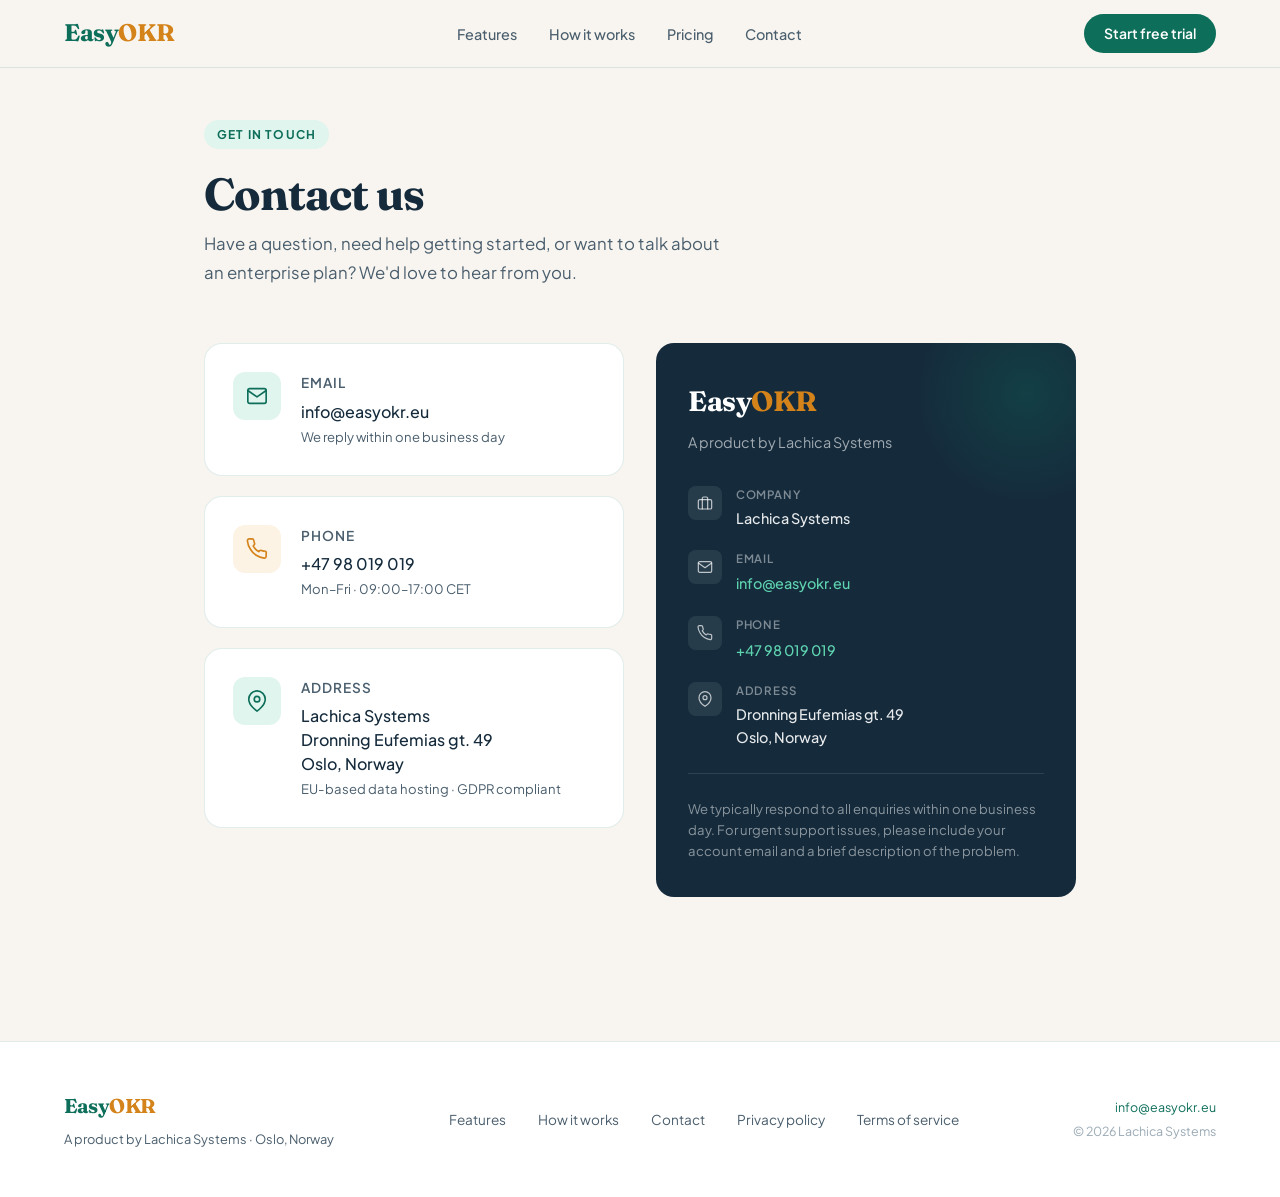
<file: contact.html>
<!DOCTYPE html>
<html lang="en">
<head>
    <meta charset="UTF-8">
    <meta name="viewport" content="width=device-width, initial-scale=1.0">
    <title>Contact – EasyOKR</title>
    <link rel="preconnect" href="https://fonts.googleapis.com">
    <link href="https://fonts.googleapis.com/css2?family=Fraunces:ital,opsz,wght@0,9..144,300;0,9..144,500;0,9..144,700;1,9..144,300;1,9..144,500&family=Plus+Jakarta+Sans:wght@300;400;500;600&display=swap" rel="stylesheet">
    <link rel="stylesheet" href="styles.css">
    <style>
        /* PAGE */
        .page-wrap {
            max-width: 1000px;
            margin: 0 auto;
            padding: 120px 5vw 80px;
        }

        .page-lead {
            font-size: 1.05rem;
            color: var(--slate);
            line-height: 1.7;
            margin-bottom: 3.5rem;
            max-width: 520px;
        }

        /* CONTACT GRID */
        .contact-grid {
            display: grid;
            grid-template-columns: 1fr 1fr;
            gap: 2rem;
            align-items: start;
        }

        /* CONTACT CARDS */
        .contact-cards {
            display: flex;
            flex-direction: column;
            gap: 1.25rem;
        }

        .contact-card {
            background: var(--white);
            border: 1px solid var(--border);
            border-radius: 18px;
            padding: 1.75rem;
            display: flex;
            gap: 1.25rem;
            align-items: flex-start;
            transition: transform 0.2s, box-shadow 0.2s;
        }

            .contact-card:hover {
                transform: translateY(-3px);
                box-shadow: var(--shadow-soft);
            }

        .contact-card-icon {
            width: 48px;
            height: 48px;
            border-radius: 12px;
            background: var(--teal-light);
            display: flex;
            align-items: center;
            justify-content: center;
            flex-shrink: 0;
        }

            .contact-card-icon svg {
                width: 22px;
                height: 22px;
                stroke: var(--teal);
                fill: none;
                stroke-width: 1.8;
                stroke-linecap: round;
                stroke-linejoin: round;
            }

            .contact-card-icon.amber-bg {
                background: var(--amber-light);
            }

                .contact-card-icon.amber-bg svg {
                    stroke: var(--amber);
                }

        .contact-card-body h3 {
            font-size: 0.85rem;
            font-weight: 600;
            color: var(--slate);
            text-transform: uppercase;
            letter-spacing: 0.07em;
            margin-bottom: 0.35rem;
        }

        .contact-card-body p,
        .contact-card-body a {
            font-size: 1rem;
            font-weight: 500;
            color: var(--navy);
            text-decoration: none;
            line-height: 1.5;
            display: block;
        }

            .contact-card-body a:hover {
                color: var(--teal);
            }

        .contact-card-body .sub {
            font-size: 0.82rem;
            color: var(--slate);
            font-weight: 400;
            margin-top: 0.2rem;
        }

        /* COMPANY INFO CARD */
        .company-card {
            background: var(--navy);
            border-radius: 18px;
            padding: 2.25rem 2rem;
            color: var(--white);
            position: relative;
            overflow: hidden;
        }

            .company-card::before {
                content: '';
                position: absolute;
                top: -60px;
                right: -60px;
                width: 220px;
                height: 220px;
                border-radius: 50%;
                background: radial-gradient(circle, rgba(13,110,90,0.3) 0%, transparent 70%);
                pointer-events: none;
            }

            .company-card .logo-display {
                font-family: 'Fraunces', serif;
                font-size: 1.75rem;
                font-weight: 700;
                color: var(--white);
                letter-spacing: -0.5px;
                margin-bottom: 0.5rem;
            }

                .company-card .logo-display span {
                    color: var(--amber);
                }

            .company-card .tagline {
                font-size: 0.9rem;
                color: rgba(255,255,255,0.6);
                margin-bottom: 2rem;
                line-height: 1.5;
            }

        .company-detail {
            display: flex;
            gap: 0.85rem;
            align-items: flex-start;
            margin-bottom: 1.25rem;
        }

        .company-detail-icon {
            width: 34px;
            height: 34px;
            border-radius: 8px;
            background: rgba(255,255,255,0.08);
            display: flex;
            align-items: center;
            justify-content: center;
            flex-shrink: 0;
        }

            .company-detail-icon svg {
                width: 16px;
                height: 16px;
                stroke: rgba(255,255,255,0.7);
                fill: none;
                stroke-width: 1.8;
                stroke-linecap: round;
                stroke-linejoin: round;
            }

        .company-detail-text .label {
            font-size: 0.72rem;
            font-weight: 600;
            color: rgba(255,255,255,0.45);
            text-transform: uppercase;
            letter-spacing: 0.08em;
            margin-bottom: 0.15rem;
        }

        .company-detail-text .value {
            font-size: 0.9rem;
            color: rgba(255,255,255,0.9);
            font-weight: 500;
        }

        .company-detail-text a {
            color: #5FD4B0;
            text-decoration: none;
            font-size: 0.9rem;
            font-weight: 500;
        }

            .company-detail-text a:hover {
                text-decoration: underline;
            }

        .divider {
            border: none;
            border-top: 1px solid rgba(255,255,255,0.1);
            margin: 1.5rem 0;
        }

        .company-card .response-note {
            font-size: 0.82rem;
            color: rgba(255,255,255,0.5);
            line-height: 1.6;
        }

        @media (max-width: 900px) {
            .contact-grid {
                grid-template-columns: 1fr;
            }
        }
    </style>
</head>
<body>

    <!-- NAV -->
    <nav>
        <a href="index.html" class="logo">Easy<span>OKR</span></a>
        <ul>
            <li><a href="index.html#features">Features</a></li>
            <li><a href="index.html#how">How it works</a></li>
            <li><a href="index.html#cta">Pricing</a></li>
            <li><a href="contact.html">Contact</a></li>
        </ul>
        <a href="index.html#cta" class="nav-cta">Start free trial</a>
    </nav>

    <!-- CONTENT -->
    <div class="page-wrap">
        <div class="page-tag">Get in touch</div>
        <h1 class="page-title">Contact us</h1>
        <p class="page-lead">Have a question, need help getting started, or want to talk about an enterprise plan? We'd love to hear from you.</p>

        <div class="contact-grid">

            <!-- LEFT: individual contact cards -->
            <div class="contact-cards">

                <div class="contact-card">
                    <div class="contact-card-icon">
                        <svg viewBox="0 0 24 24"><path d="M4 4h16c1.1 0 2 .9 2 2v12c0 1.1-.9 2-2 2H4c-1.1 0-2-.9-2-2V6c0-1.1.9-2 2-2z" /><polyline points="22,6 12,13 2,6" /></svg>
                    </div>
                    <div class="contact-card-body">
                        <h3>Email</h3>
                        <a href="mailto:info@easyokr.eu">info@easyokr.eu</a>
                        <p class="sub">We reply within one business day</p>
                    </div>
                </div>

                <div class="contact-card">
                    <div class="contact-card-icon amber-bg">
                        <svg viewBox="0 0 24 24"><path d="M22 16.92v3a2 2 0 0 1-2.18 2 19.79 19.79 0 0 1-8.63-3.07A19.5 19.5 0 0 1 4.69 12 19.79 19.79 0 0 1 1.58 3.38 2 2 0 0 1 3.55 1h3a2 2 0 0 1 2 1.72c.127.96.361 1.903.7 2.81a2 2 0 0 1-.45 2.11L7.91 8.85a16 16 0 0 0 6 6l.85-.85a2 2 0 0 1 2.11-.45c.907.339 1.85.573 2.81.7A2 2 0 0 1 22 16.92z" /></svg>
                    </div>
                    <div class="contact-card-body">
                        <h3>Phone</h3>
                        <a href="tel:+47 98019019">+47 98 019 019</a>
                        <p class="sub">Mon–Fri · 09:00–17:00 CET</p>
                    </div>
                </div>

                <div class="contact-card">
                    <div class="contact-card-icon">
                        <svg viewBox="0 0 24 24"><path d="M21 10c0 7-9 13-9 13S3 17 3 10a9 9 0 0 1 18 0z" /><circle cx="12" cy="10" r="3" /></svg>
                    </div>
                    <div class="contact-card-body">
                        <h3>Address</h3>
                        <p>
                            Lachica Systems<br />
                            Dronning Eufemias gt. 49<br />
                            Oslo, Norway
                        </p>
                        <p class="sub">EU-based data hosting · GDPR compliant</p>
                    </div>
                </div>

            </div>

            <!-- RIGHT: company info card -->
            <div class="company-card">
                <div class="logo-display">Easy<span>OKR</span></div>
                <p class="tagline">A product by Lachica Systems</p>

                <div class="company-detail">
                    <div class="company-detail-icon">
                        <svg viewBox="0 0 24 24"><rect x="2" y="7" width="20" height="14" rx="2" /><path d="M16 21V5a2 2 0 0 0-2-2h-4a2 2 0 0 0-2 2v16" /></svg>
                    </div>
                    <div class="company-detail-text">
                        <div class="label">Company</div>
                        <div class="value">Lachica Systems</div>
                    </div>
                </div>

                <div class="company-detail">
                    <div class="company-detail-icon">
                        <svg viewBox="0 0 24 24"><path d="M4 4h16c1.1 0 2 .9 2 2v12c0 1.1-.9 2-2 2H4c-1.1 0-2-.9-2-2V6c0-1.1.9-2 2-2z" /><polyline points="22,6 12,13 2,6" /></svg>
                    </div>
                    <div class="company-detail-text">
                        <div class="label">Email</div>
                        <a href="mailto:info@easyokr.eu">info@easyokr.eu</a>
                    </div>
                </div>

                <div class="company-detail">
                    <div class="company-detail-icon">
                        <svg viewBox="0 0 24 24"><path d="M22 16.92v3a2 2 0 0 1-2.18 2 19.79 19.79 0 0 1-8.63-3.07A19.5 19.5 0 0 1 4.69 12 19.79 19.79 0 0 1 1.58 3.38 2 2 0 0 1 3.55 1h3a2 2 0 0 1 2 1.72c.127.96.361 1.903.7 2.81a2 2 0 0 1-.45 2.11L7.91 8.85a16 16 0 0 0 6 6l.85-.85a2 2 0 0 1 2.11-.45c.907.339 1.85.573 2.81.7A2 2 0 0 1 22 16.92z" /></svg>
                    </div>
                    <div class="company-detail-text">
                        <div class="label">Phone</div>
                        <a href="tel:+4798019019">+47 98 019 019</a>
                    </div>
                </div>

                <div class="company-detail">
                    <div class="company-detail-icon">
                        <svg viewBox="0 0 24 24"><path d="M21 10c0 7-9 13-9 13S3 17 3 10a9 9 0 0 1 18 0z" /><circle cx="12" cy="10" r="3" /></svg>
                    </div>
                    <div class="company-detail-text">
                        <div class="label">Address</div>
                        <div class="value">Dronning Eufemias gt. 49<br/>Oslo, Norway</div>
                    </div>
                </div>

                <hr class="divider">

                <p class="response-note">We typically respond to all enquiries within one business day. For urgent support issues, please include your account email and a brief description of the problem.</p>
            </div>

        </div>
    </div>

    <!-- FOOTER -->
    <footer>
        <div class="footer-inner">
            <div class="footer-left">
                <a href="index.html" class="logo">Easy<span>OKR</span></a>
                <p>A product by Lachica Systems · Oslo, Norway</p>
            </div>
            <div class="footer-links">
                <a href="index.html#features">Features</a>
                <a href="index.html#how">How it works</a>
                <a href="contact.html">Contact</a>
                <a href="privacy-policy.html">Privacy policy</a>
                <a href="terms-of-service.html">Terms of service</a>
            </div>
            <div class="footer-right">
                <p><a href="mailto:info@easyokr.eu">info@easyokr.eu</a></p>
                <p style="margin-top:4px;">© 2026 Lachica Systems</p>
            </div>
        </div>
    </footer>

</body>
</html>
</file>
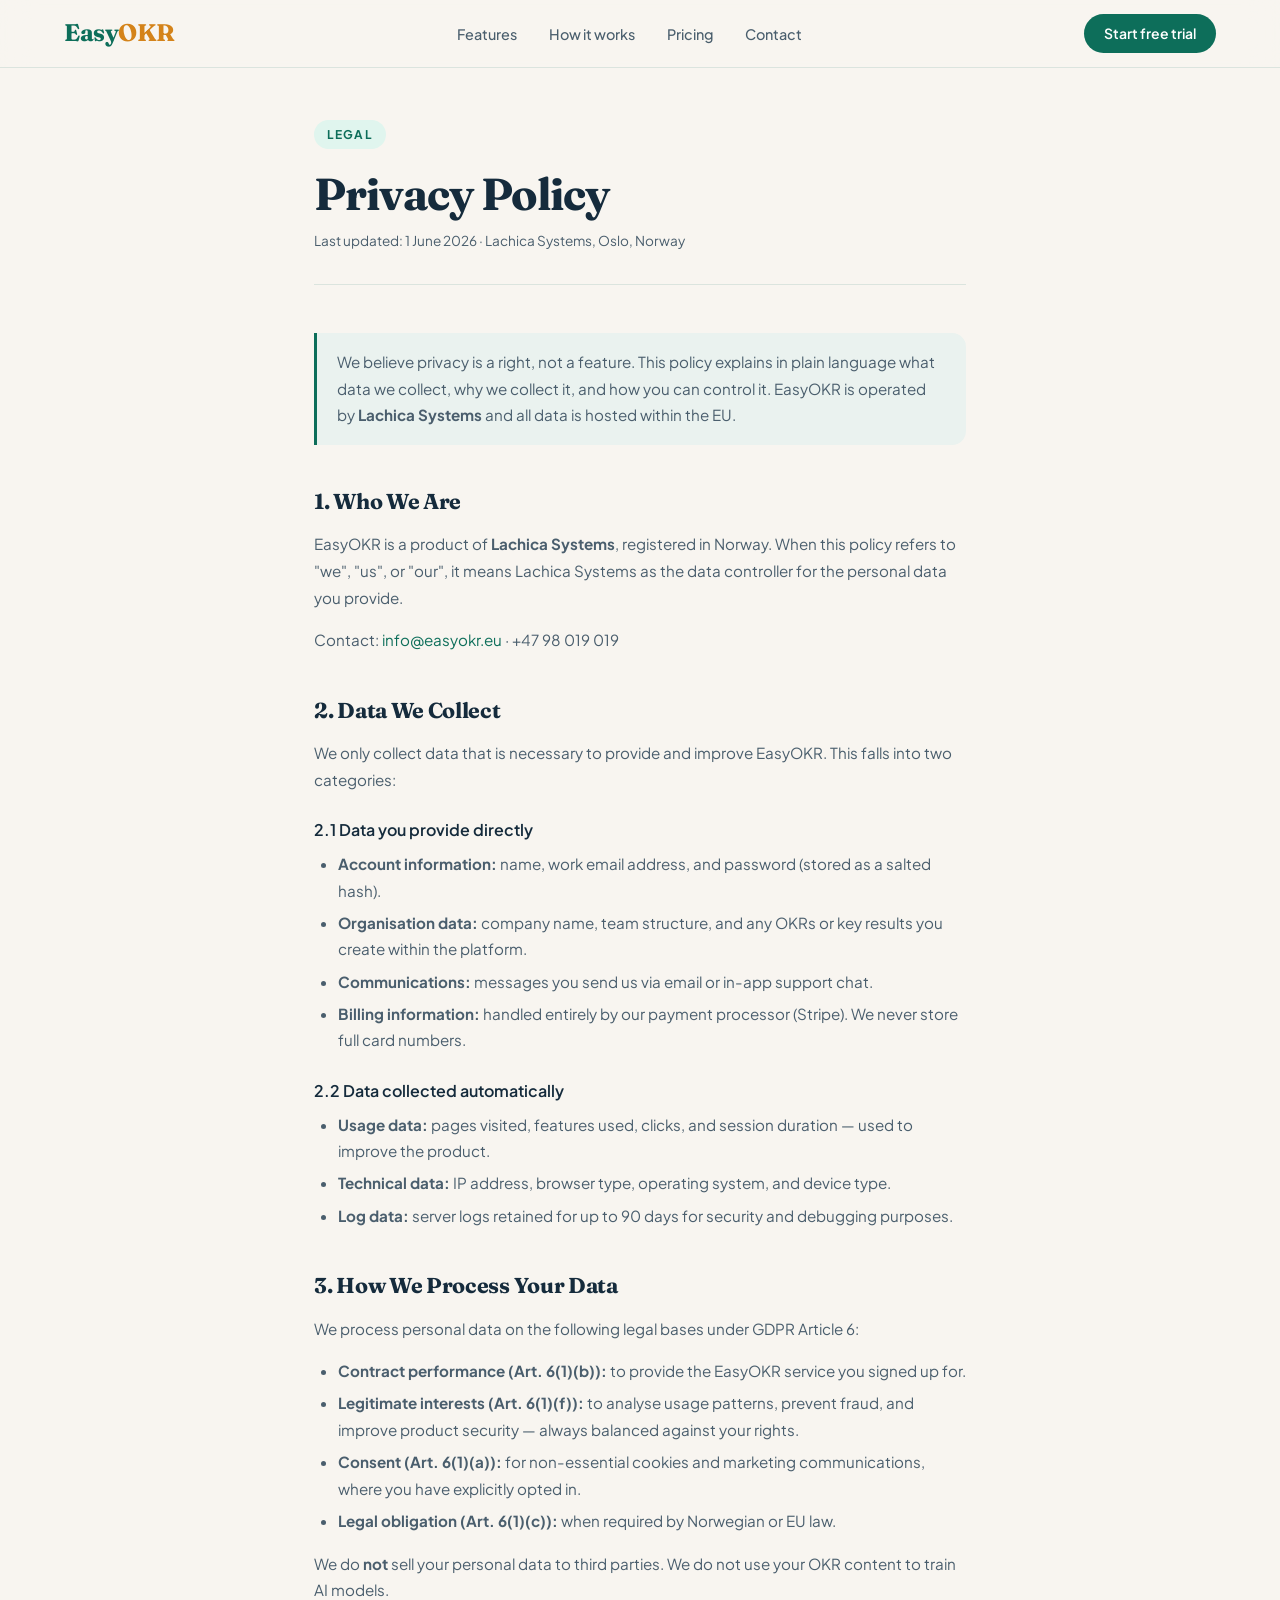
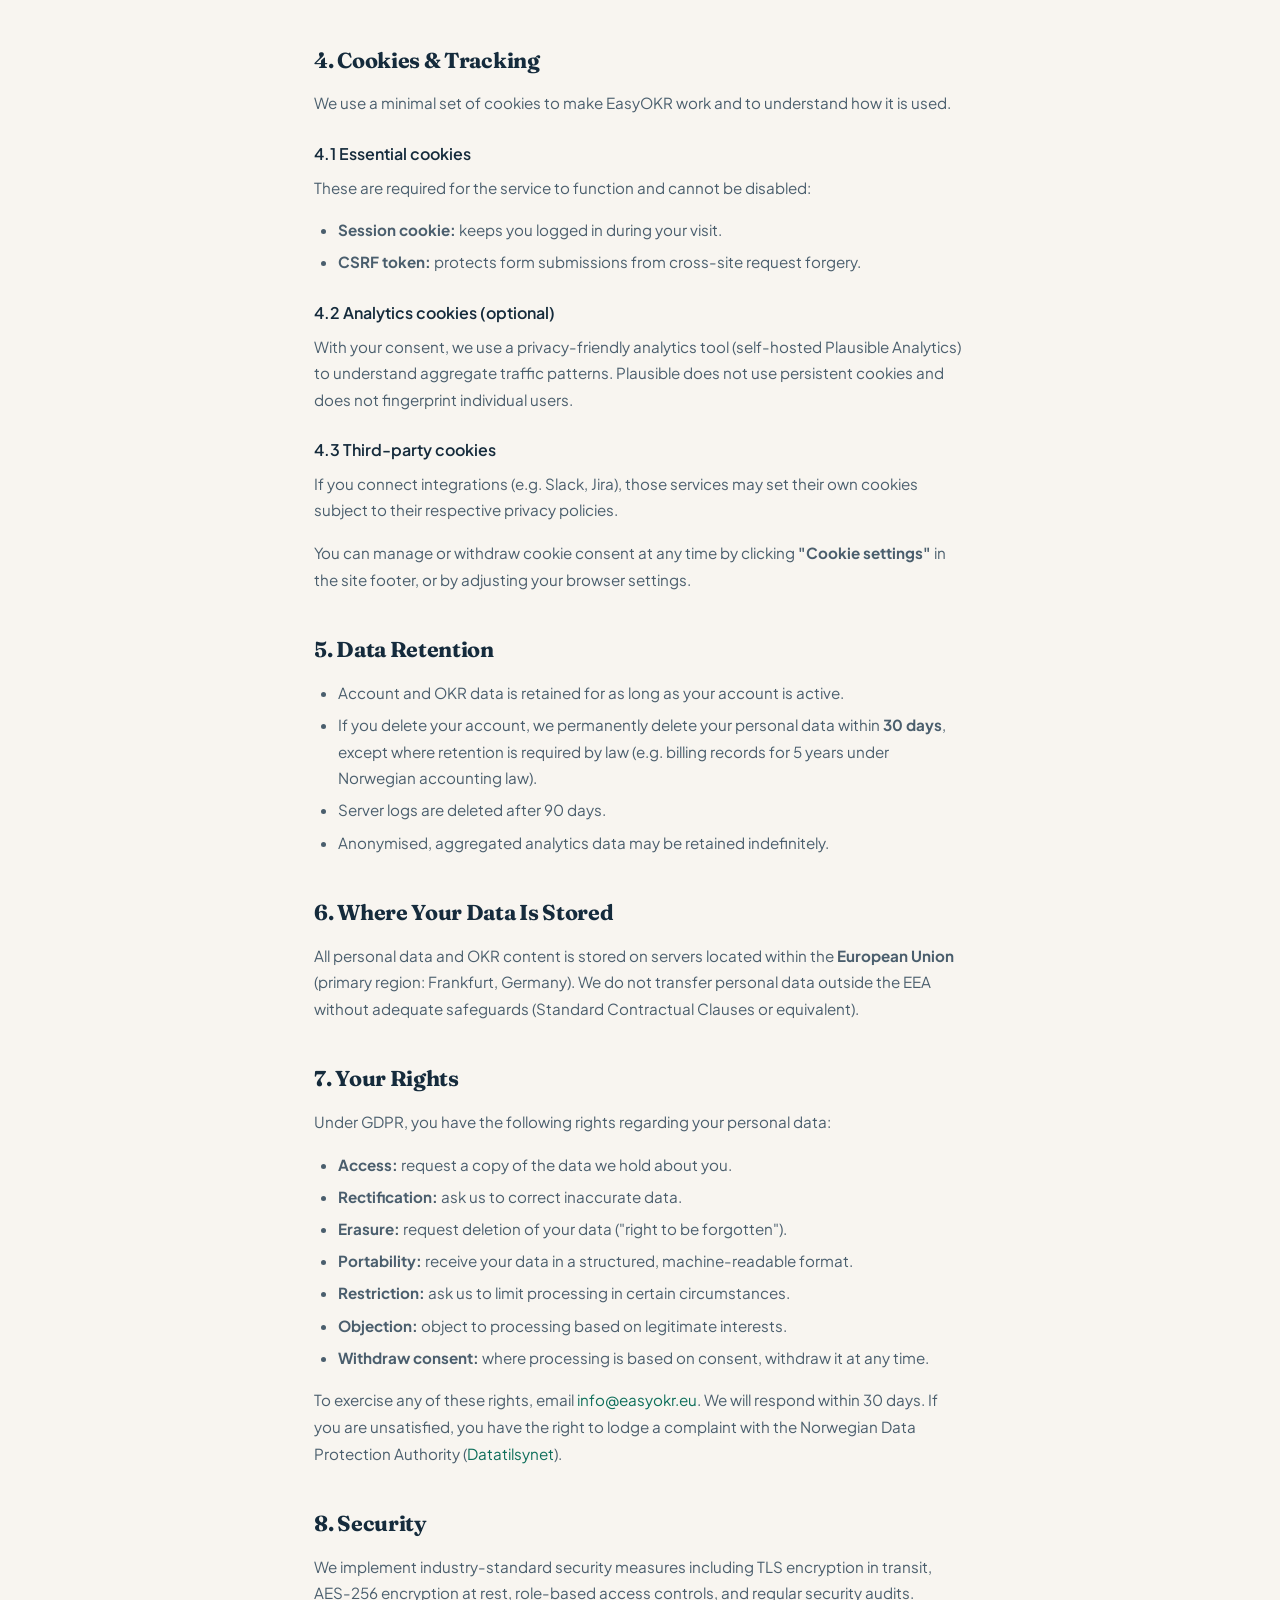
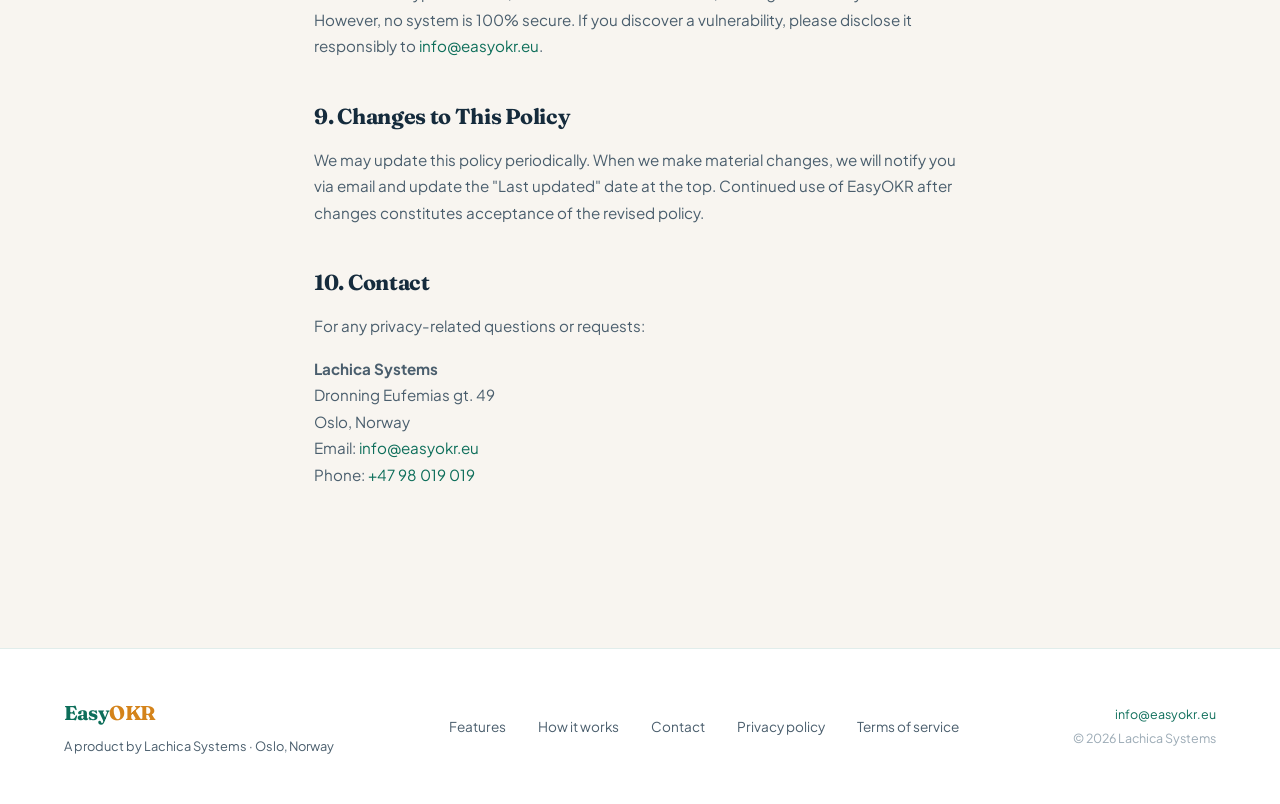
<file: privacy-policy.html>
<!DOCTYPE html>
<html lang="en">
<head>
<meta charset="UTF-8">
<meta name="viewport" content="width=device-width, initial-scale=1.0">
<title>Privacy Policy – EasyOKR</title>
<link rel="preconnect" href="https://fonts.googleapis.com">
<link href="https://fonts.googleapis.com/css2?family=Fraunces:ital,opsz,wght@0,9..144,300;0,9..144,500;0,9..144,700;1,9..144,300;1,9..144,500&family=Plus+Jakarta+Sans:wght@300;400;500;600&display=swap" rel="stylesheet">
<link rel="stylesheet" href="styles.css">
<style>
  .page-wrap {
    max-width: 780px;
    margin: 0 auto;
    padding: 120px 5vw 80px;
  }

  .page-meta {
    font-size: 0.85rem;
    color: var(--slate);
    margin-bottom: 3rem;
    padding-bottom: 2rem;
    border-bottom: 1px solid var(--border);
  }

  .content h2 {
    font-family: 'Fraunces', serif;
    font-size: 1.35rem;
    font-weight: 700;
    color: var(--navy);
    margin: 2.5rem 0 0.75rem;
    letter-spacing: -0.3px;
  }

  .content h3 {
    font-size: 1rem;
    font-weight: 600;
    color: var(--navy);
    margin: 1.5rem 0 0.5rem;
  }

  .content p {
    font-size: 0.95rem;
    color: var(--slate);
    line-height: 1.75;
    margin-bottom: 1rem;
  }

  .content ul, .content ol {
    padding-left: 1.5rem;
    margin-bottom: 1rem;
  }

  .content li {
    font-size: 0.95rem;
    color: var(--slate);
    line-height: 1.75;
    margin-bottom: 0.35rem;
  }

  .content a { color: var(--teal); text-decoration: none; }
  .content a:hover { text-decoration: underline; }

  .highlight-box {
    background: var(--mist);
    border-left: 3px solid var(--teal);
    border-radius: 0 var(--r) var(--r) 0;
    padding: 1rem 1.25rem;
    margin: 1.5rem 0;
  }
  .highlight-box p { margin-bottom: 0; }
</style>
</head>
<body>

<!-- NAV -->
<nav>
  <a href="index.html" class="logo">Easy<span>OKR</span></a>
  <ul>
    <li><a href="index.html#features">Features</a></li>
    <li><a href="index.html#how">How it works</a></li>
    <li><a href="index.html#cta">Pricing</a></li>
    <li><a href="contact.html">Contact</a></li>
  </ul>
  <a href="index.html#cta" class="nav-cta">Start free trial</a>
</nav>

<!-- CONTENT -->
<div class="page-wrap">
  <div class="page-tag">Legal</div>
  <h1 class="page-title">Privacy Policy</h1>
  <p class="page-meta">Last updated: 1 June 2026 · Lachica Systems, Oslo, Norway</p>

  <div class="content">

    <div class="highlight-box">
      <p>We believe privacy is a right, not a feature. This policy explains in plain language what data we collect, why we collect it, and how you can control it. EasyOKR is operated by <strong>Lachica Systems</strong> and all data is hosted within the EU.</p>
    </div>

    <h2>1. Who We Are</h2>
    <p>EasyOKR is a product of <strong>Lachica Systems</strong>, registered in Norway. When this policy refers to "we", "us", or "our", it means Lachica Systems as the data controller for the personal data you provide.</p>
    <p>Contact: <a href="mailto:info@easyokr.eu">info@easyokr.eu</a> · +47 98 019 019</p>

    <h2>2. Data We Collect</h2>
    <p>We only collect data that is necessary to provide and improve EasyOKR. This falls into two categories:</p>

    <h3>2.1 Data you provide directly</h3>
    <ul>
      <li><strong>Account information:</strong> name, work email address, and password (stored as a salted hash).</li>
      <li><strong>Organisation data:</strong> company name, team structure, and any OKRs or key results you create within the platform.</li>
      <li><strong>Communications:</strong> messages you send us via email or in-app support chat.</li>
      <li><strong>Billing information:</strong> handled entirely by our payment processor (Stripe). We never store full card numbers.</li>
    </ul>

    <h3>2.2 Data collected automatically</h3>
    <ul>
      <li><strong>Usage data:</strong> pages visited, features used, clicks, and session duration — used to improve the product.</li>
      <li><strong>Technical data:</strong> IP address, browser type, operating system, and device type.</li>
      <li><strong>Log data:</strong> server logs retained for up to 90 days for security and debugging purposes.</li>
    </ul>

    <h2>3. How We Process Your Data</h2>
    <p>We process personal data on the following legal bases under GDPR Article 6:</p>
    <ul>
      <li><strong>Contract performance (Art. 6(1)(b)):</strong> to provide the EasyOKR service you signed up for.</li>
      <li><strong>Legitimate interests (Art. 6(1)(f)):</strong> to analyse usage patterns, prevent fraud, and improve product security — always balanced against your rights.</li>
      <li><strong>Consent (Art. 6(1)(a)):</strong> for non-essential cookies and marketing communications, where you have explicitly opted in.</li>
      <li><strong>Legal obligation (Art. 6(1)(c)):</strong> when required by Norwegian or EU law.</li>
    </ul>
    <p>We do <strong>not</strong> sell your personal data to third parties. We do not use your OKR content to train AI models.</p>

    <h2>4. Cookies &amp; Tracking</h2>
    <p>We use a minimal set of cookies to make EasyOKR work and to understand how it is used.</p>

    <h3>4.1 Essential cookies</h3>
    <p>These are required for the service to function and cannot be disabled:</p>
    <ul>
      <li><strong>Session cookie:</strong> keeps you logged in during your visit.</li>
      <li><strong>CSRF token:</strong> protects form submissions from cross-site request forgery.</li>
    </ul>

    <h3>4.2 Analytics cookies (optional)</h3>
    <p>With your consent, we use a privacy-friendly analytics tool (self-hosted Plausible Analytics) to understand aggregate traffic patterns. Plausible does not use persistent cookies and does not fingerprint individual users.</p>

    <h3>4.3 Third-party cookies</h3>
    <p>If you connect integrations (e.g. Slack, Jira), those services may set their own cookies subject to their respective privacy policies.</p>
    <p>You can manage or withdraw cookie consent at any time by clicking <strong>"Cookie settings"</strong> in the site footer, or by adjusting your browser settings.</p>

    <h2>5. Data Retention</h2>
    <ul>
      <li>Account and OKR data is retained for as long as your account is active.</li>
      <li>If you delete your account, we permanently delete your personal data within <strong>30 days</strong>, except where retention is required by law (e.g. billing records for 5 years under Norwegian accounting law).</li>
      <li>Server logs are deleted after 90 days.</li>
      <li>Anonymised, aggregated analytics data may be retained indefinitely.</li>
    </ul>

    <h2>6. Where Your Data Is Stored</h2>
    <p>All personal data and OKR content is stored on servers located within the <strong>European Union</strong> (primary region: Frankfurt, Germany). We do not transfer personal data outside the EEA without adequate safeguards (Standard Contractual Clauses or equivalent).</p>

    <h2>7. Your Rights</h2>
    <p>Under GDPR, you have the following rights regarding your personal data:</p>
    <ul>
      <li><strong>Access:</strong> request a copy of the data we hold about you.</li>
      <li><strong>Rectification:</strong> ask us to correct inaccurate data.</li>
      <li><strong>Erasure:</strong> request deletion of your data ("right to be forgotten").</li>
      <li><strong>Portability:</strong> receive your data in a structured, machine-readable format.</li>
      <li><strong>Restriction:</strong> ask us to limit processing in certain circumstances.</li>
      <li><strong>Objection:</strong> object to processing based on legitimate interests.</li>
      <li><strong>Withdraw consent:</strong> where processing is based on consent, withdraw it at any time.</li>
    </ul>
    <p>To exercise any of these rights, email <a href="mailto:info@easyokr.eu">info@easyokr.eu</a>. We will respond within 30 days. If you are unsatisfied, you have the right to lodge a complaint with the Norwegian Data Protection Authority (<a href="https://www.datatilsynet.no" target="_blank" rel="noopener">Datatilsynet</a>).</p>

    <h2>8. Security</h2>
    <p>We implement industry-standard security measures including TLS encryption in transit, AES-256 encryption at rest, role-based access controls, and regular security audits. However, no system is 100% secure. If you discover a vulnerability, please disclose it responsibly to <a href="mailto:info@easyokr.eu">info@easyokr.eu</a>.</p>

    <h2>9. Changes to This Policy</h2>
    <p>We may update this policy periodically. When we make material changes, we will notify you via email and update the "Last updated" date at the top. Continued use of EasyOKR after changes constitutes acceptance of the revised policy.</p>

    <h2>10. Contact</h2>
    <p>For any privacy-related questions or requests:</p>
    <p>
      <strong>Lachica Systems</strong><br>
      Dronning Eufemias gt. 49<br>
      Oslo, Norway<br>
      Email: <a href="mailto:info@easyokr.eu">info@easyokr.eu</a><br>
      Phone: <a href="tel:+4798019019">+47 98 019 019</a>
    </p>

  </div>
</div>

<!-- FOOTER -->
<footer>
  <div class="footer-inner">
    <div class="footer-left">
      <a href="index.html" class="logo">Easy<span>OKR</span></a>
      <p>A product by Lachica Systems · Oslo, Norway</p>
    </div>
    <div class="footer-links">
      <a href="index.html#features">Features</a>
      <a href="index.html#how">How it works</a>
      <a href="contact.html">Contact</a>
      <a href="privacy-policy.html">Privacy policy</a>
      <a href="terms-of-service.html">Terms of service</a>
    </div>
    <div class="footer-right">
      <p><a href="mailto:info@easyokr.eu">info@easyokr.eu</a></p>
      <p style="margin-top:4px;">© 2026 Lachica Systems</p>
    </div>
  </div>
</footer>

</body>
</html>
</file>
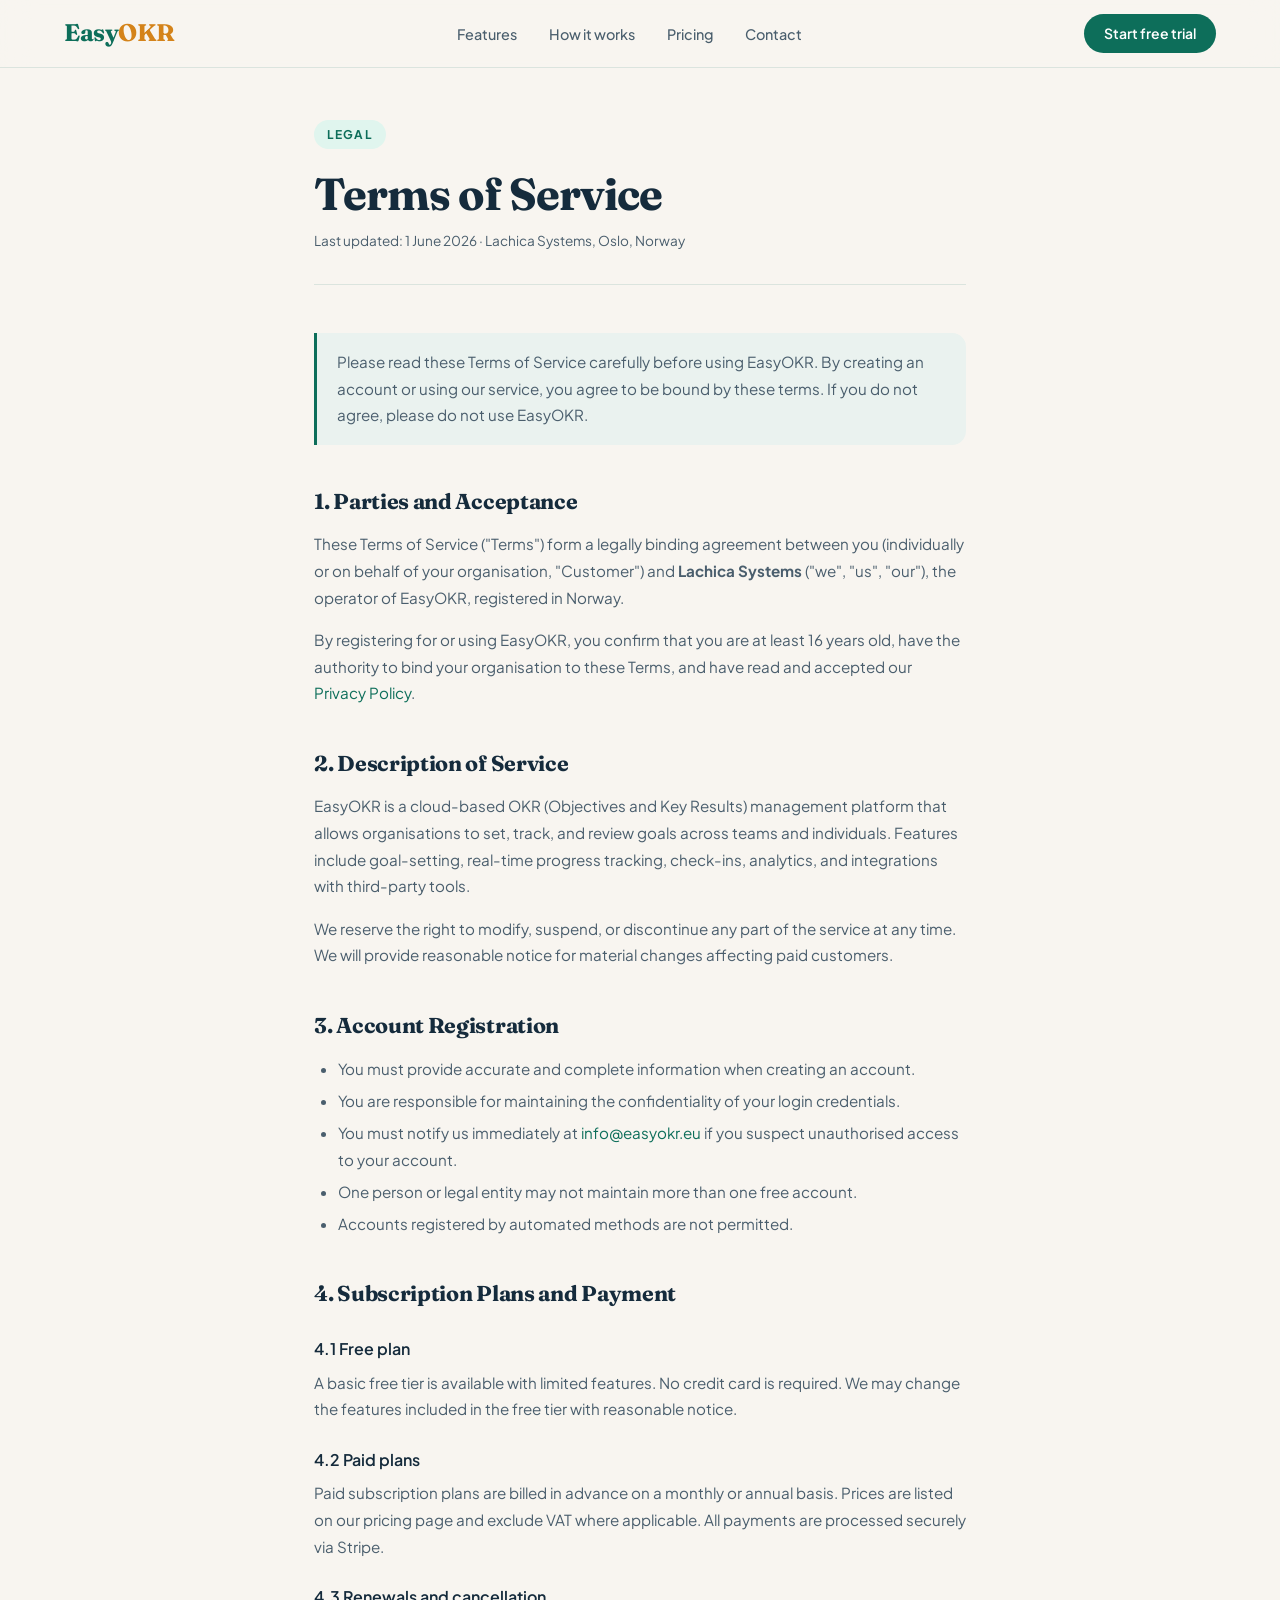
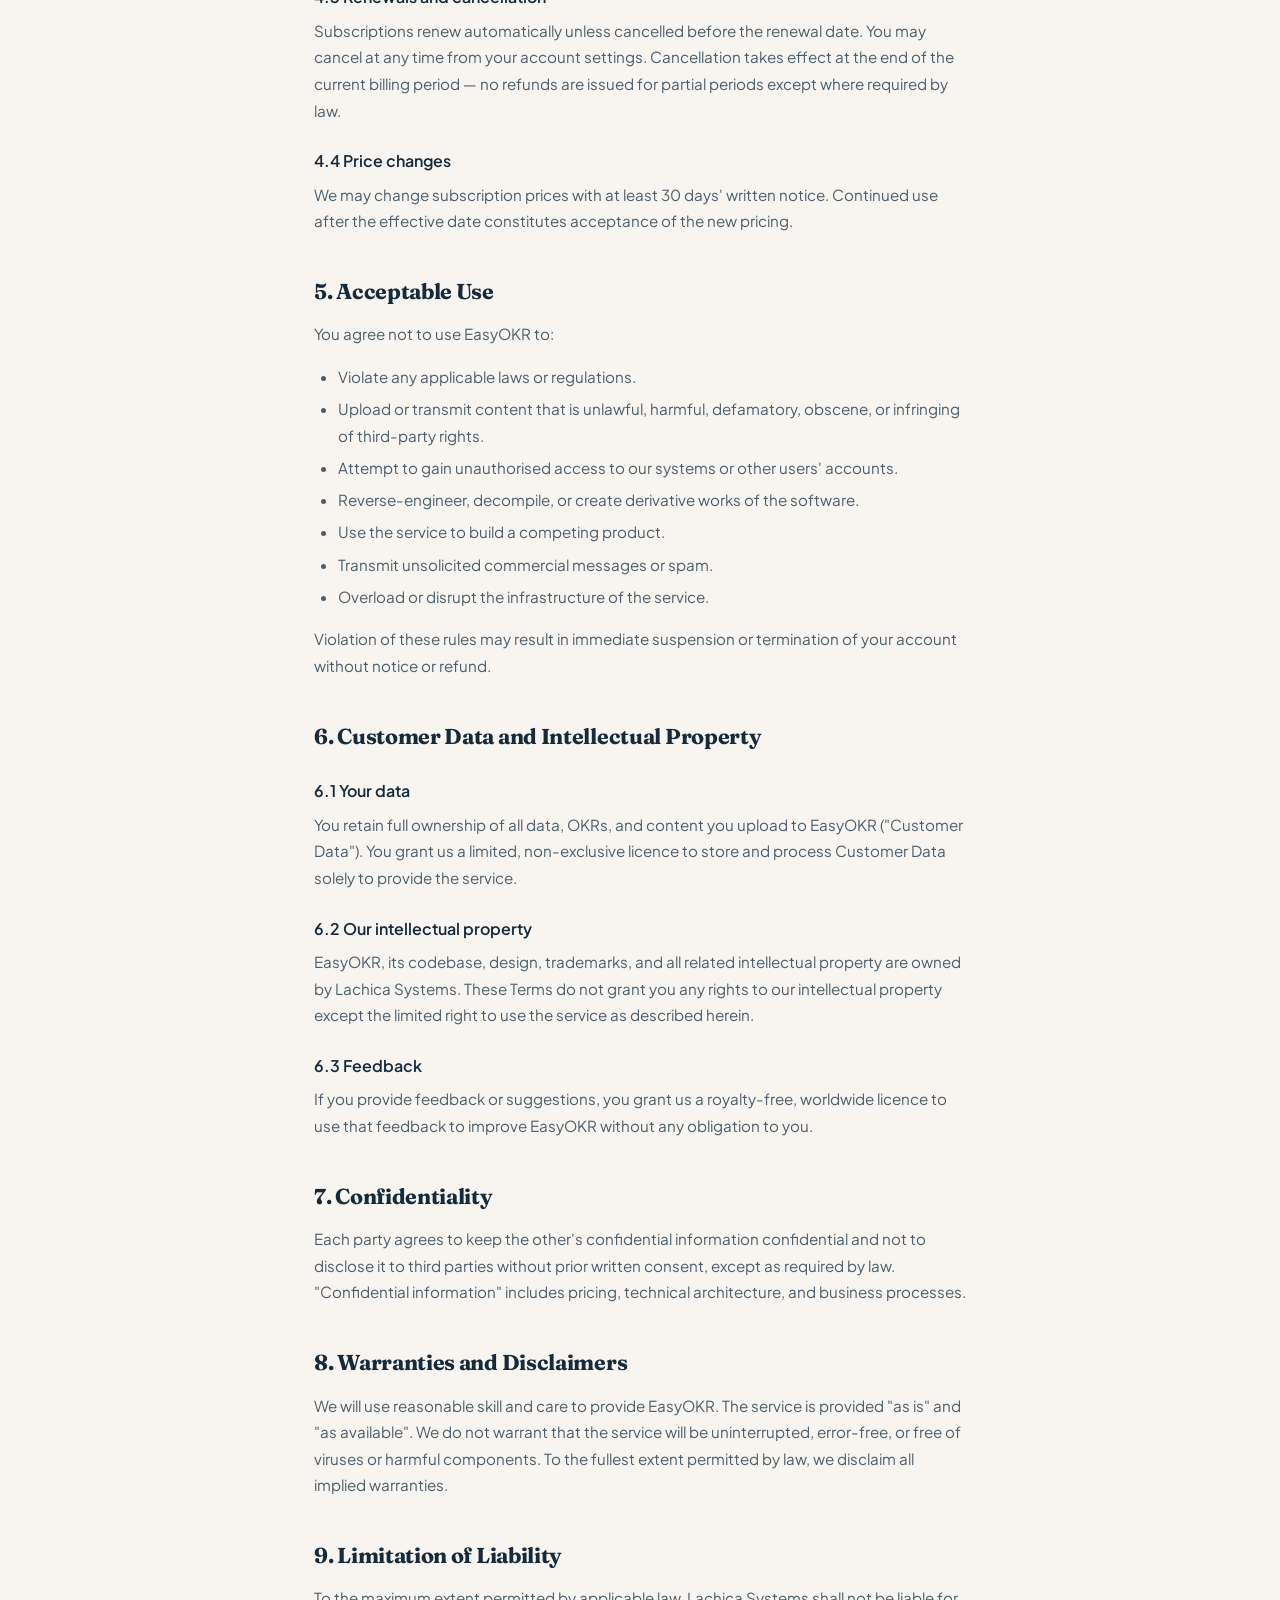
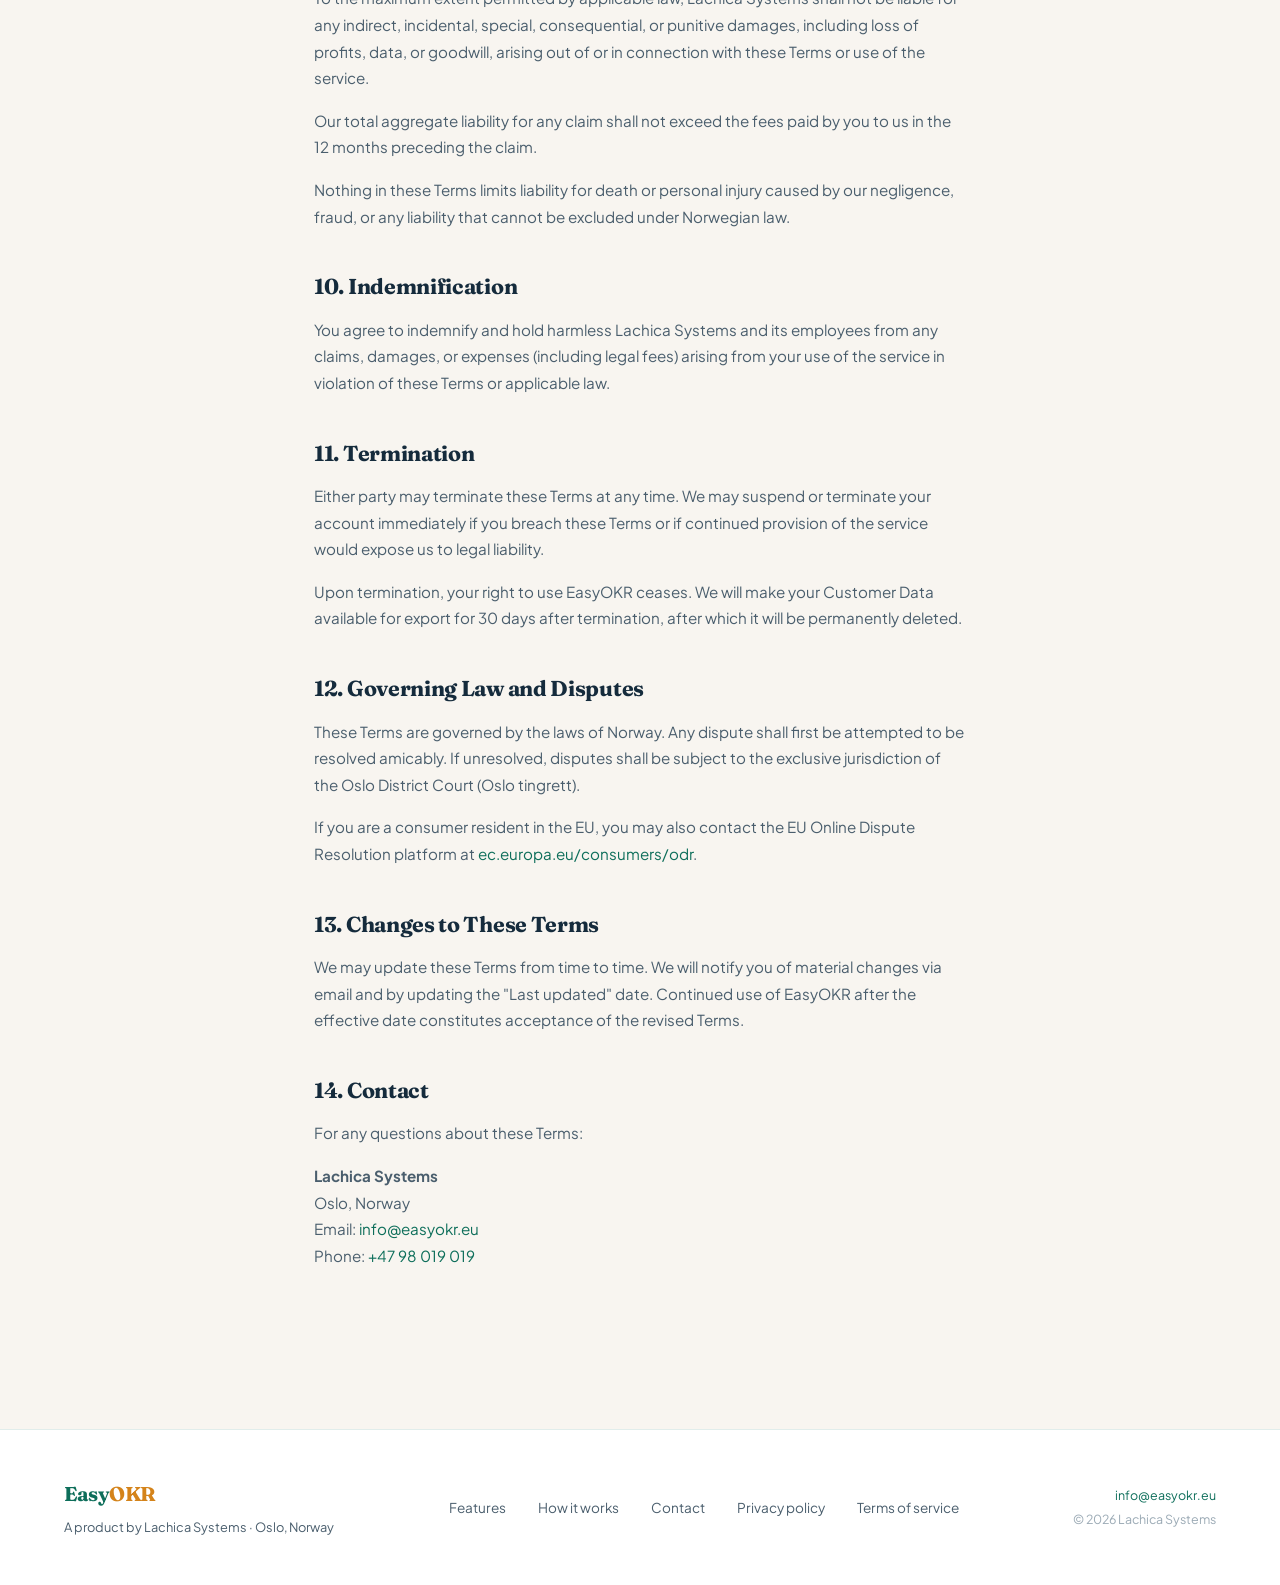
<file: terms-of-service.html>
<!DOCTYPE html>
<html lang="en">
<head>
<meta charset="UTF-8">
<meta name="viewport" content="width=device-width, initial-scale=1.0">
<title>Terms of Service – EasyOKR</title>
<link rel="preconnect" href="https://fonts.googleapis.com">
<link href="https://fonts.googleapis.com/css2?family=Fraunces:ital,opsz,wght@0,9..144,300;0,9..144,500;0,9..144,700;1,9..144,300;1,9..144,500&family=Plus+Jakarta+Sans:wght@300;400;500;600&display=swap" rel="stylesheet">
<link rel="stylesheet" href="styles.css">
<style>
  .page-wrap {
    max-width: 780px;
    margin: 0 auto;
    padding: 120px 5vw 80px;
  }

  .page-meta {
    font-size: 0.85rem;
    color: var(--slate);
    margin-bottom: 3rem;
    padding-bottom: 2rem;
    border-bottom: 1px solid var(--border);
  }

  .content h2 {
    font-family: 'Fraunces', serif;
    font-size: 1.35rem;
    font-weight: 700;
    color: var(--navy);
    margin: 2.5rem 0 0.75rem;
    letter-spacing: -0.3px;
  }

  .content h3 {
    font-size: 1rem;
    font-weight: 600;
    color: var(--navy);
    margin: 1.5rem 0 0.5rem;
  }

  .content p {
    font-size: 0.95rem;
    color: var(--slate);
    line-height: 1.75;
    margin-bottom: 1rem;
  }

  .content ul, .content ol {
    padding-left: 1.5rem;
    margin-bottom: 1rem;
  }

  .content li {
    font-size: 0.95rem;
    color: var(--slate);
    line-height: 1.75;
    margin-bottom: 0.35rem;
  }

  .content a { color: var(--teal); text-decoration: none; }
  .content a:hover { text-decoration: underline; }

  .highlight-box {
    background: var(--mist);
    border-left: 3px solid var(--teal);
    border-radius: 0 var(--r) var(--r) 0;
    padding: 1rem 1.25rem;
    margin: 1.5rem 0;
  }
  .highlight-box p { margin-bottom: 0; }
</style>
</head>
<body>

<!-- NAV -->
<nav>
  <a href="index.html" class="logo">Easy<span>OKR</span></a>
  <ul>
    <li><a href="index.html#features">Features</a></li>
    <li><a href="index.html#how">How it works</a></li>
    <li><a href="index.html#cta">Pricing</a></li>
    <li><a href="contact.html">Contact</a></li>
  </ul>
  <a href="index.html#cta" class="nav-cta">Start free trial</a>
</nav>

<!-- CONTENT -->
<div class="page-wrap">
  <div class="page-tag">Legal</div>
  <h1 class="page-title">Terms of Service</h1>
  <p class="page-meta">Last updated: 1 June 2026 · Lachica Systems, Oslo, Norway</p>

  <div class="content">

    <div class="highlight-box">
      <p>Please read these Terms of Service carefully before using EasyOKR. By creating an account or using our service, you agree to be bound by these terms. If you do not agree, please do not use EasyOKR.</p>
    </div>

    <h2>1. Parties and Acceptance</h2>
    <p>These Terms of Service ("Terms") form a legally binding agreement between you (individually or on behalf of your organisation, "Customer") and <strong>Lachica Systems</strong> ("we", "us", "our"), the operator of EasyOKR, registered in Norway.</p>
    <p>By registering for or using EasyOKR, you confirm that you are at least 16 years old, have the authority to bind your organisation to these Terms, and have read and accepted our <a href="privacy-policy.html">Privacy Policy</a>.</p>

    <h2>2. Description of Service</h2>
    <p>EasyOKR is a cloud-based OKR (Objectives and Key Results) management platform that allows organisations to set, track, and review goals across teams and individuals. Features include goal-setting, real-time progress tracking, check-ins, analytics, and integrations with third-party tools.</p>
    <p>We reserve the right to modify, suspend, or discontinue any part of the service at any time. We will provide reasonable notice for material changes affecting paid customers.</p>

    <h2>3. Account Registration</h2>
    <ul>
      <li>You must provide accurate and complete information when creating an account.</li>
      <li>You are responsible for maintaining the confidentiality of your login credentials.</li>
      <li>You must notify us immediately at <a href="mailto:info@easyokr.eu">info@easyokr.eu</a> if you suspect unauthorised access to your account.</li>
      <li>One person or legal entity may not maintain more than one free account.</li>
      <li>Accounts registered by automated methods are not permitted.</li>
    </ul>

    <h2>4. Subscription Plans and Payment</h2>
    <h3>4.1 Free plan</h3>
    <p>A basic free tier is available with limited features. No credit card is required. We may change the features included in the free tier with reasonable notice.</p>

    <h3>4.2 Paid plans</h3>
    <p>Paid subscription plans are billed in advance on a monthly or annual basis. Prices are listed on our pricing page and exclude VAT where applicable. All payments are processed securely via Stripe.</p>

    <h3>4.3 Renewals and cancellation</h3>
    <p>Subscriptions renew automatically unless cancelled before the renewal date. You may cancel at any time from your account settings. Cancellation takes effect at the end of the current billing period — no refunds are issued for partial periods except where required by law.</p>

    <h3>4.4 Price changes</h3>
    <p>We may change subscription prices with at least 30 days' written notice. Continued use after the effective date constitutes acceptance of the new pricing.</p>

    <h2>5. Acceptable Use</h2>
    <p>You agree not to use EasyOKR to:</p>
    <ul>
      <li>Violate any applicable laws or regulations.</li>
      <li>Upload or transmit content that is unlawful, harmful, defamatory, obscene, or infringing of third-party rights.</li>
      <li>Attempt to gain unauthorised access to our systems or other users' accounts.</li>
      <li>Reverse-engineer, decompile, or create derivative works of the software.</li>
      <li>Use the service to build a competing product.</li>
      <li>Transmit unsolicited commercial messages or spam.</li>
      <li>Overload or disrupt the infrastructure of the service.</li>
    </ul>
    <p>Violation of these rules may result in immediate suspension or termination of your account without notice or refund.</p>

    <h2>6. Customer Data and Intellectual Property</h2>
    <h3>6.1 Your data</h3>
    <p>You retain full ownership of all data, OKRs, and content you upload to EasyOKR ("Customer Data"). You grant us a limited, non-exclusive licence to store and process Customer Data solely to provide the service.</p>

    <h3>6.2 Our intellectual property</h3>
    <p>EasyOKR, its codebase, design, trademarks, and all related intellectual property are owned by Lachica Systems. These Terms do not grant you any rights to our intellectual property except the limited right to use the service as described herein.</p>

    <h3>6.3 Feedback</h3>
    <p>If you provide feedback or suggestions, you grant us a royalty-free, worldwide licence to use that feedback to improve EasyOKR without any obligation to you.</p>

    <h2>7. Confidentiality</h2>
    <p>Each party agrees to keep the other's confidential information confidential and not to disclose it to third parties without prior written consent, except as required by law. "Confidential information" includes pricing, technical architecture, and business processes.</p>

    <h2>8. Warranties and Disclaimers</h2>
    <p>We will use reasonable skill and care to provide EasyOKR. The service is provided "as is" and "as available". We do not warrant that the service will be uninterrupted, error-free, or free of viruses or harmful components. To the fullest extent permitted by law, we disclaim all implied warranties.</p>

    <h2>9. Limitation of Liability</h2>
    <p>To the maximum extent permitted by applicable law, Lachica Systems shall not be liable for any indirect, incidental, special, consequential, or punitive damages, including loss of profits, data, or goodwill, arising out of or in connection with these Terms or use of the service.</p>
    <p>Our total aggregate liability for any claim shall not exceed the fees paid by you to us in the 12 months preceding the claim.</p>
    <p>Nothing in these Terms limits liability for death or personal injury caused by our negligence, fraud, or any liability that cannot be excluded under Norwegian law.</p>

    <h2>10. Indemnification</h2>
    <p>You agree to indemnify and hold harmless Lachica Systems and its employees from any claims, damages, or expenses (including legal fees) arising from your use of the service in violation of these Terms or applicable law.</p>

    <h2>11. Termination</h2>
    <p>Either party may terminate these Terms at any time. We may suspend or terminate your account immediately if you breach these Terms or if continued provision of the service would expose us to legal liability.</p>
    <p>Upon termination, your right to use EasyOKR ceases. We will make your Customer Data available for export for 30 days after termination, after which it will be permanently deleted.</p>

    <h2>12. Governing Law and Disputes</h2>
    <p>These Terms are governed by the laws of Norway. Any dispute shall first be attempted to be resolved amicably. If unresolved, disputes shall be subject to the exclusive jurisdiction of the Oslo District Court (Oslo tingrett).</p>
    <p>If you are a consumer resident in the EU, you may also contact the EU Online Dispute Resolution platform at <a href="https://ec.europa.eu/consumers/odr" target="_blank" rel="noopener">ec.europa.eu/consumers/odr</a>.</p>

    <h2>13. Changes to These Terms</h2>
    <p>We may update these Terms from time to time. We will notify you of material changes via email and by updating the "Last updated" date. Continued use of EasyOKR after the effective date constitutes acceptance of the revised Terms.</p>

    <h2>14. Contact</h2>
    <p>For any questions about these Terms:</p>
    <p>
      <strong>Lachica Systems</strong><br>
      Oslo, Norway<br>
      Email: <a href="mailto:info@easyokr.eu">info@easyokr.eu</a><br>
      Phone: <a href="tel:+4798019019">+47 98 019 019</a>
    </p>

  </div>
</div>

<!-- FOOTER -->
<footer>
  <div class="footer-inner">
    <div class="footer-left">
      <a href="index.html" class="logo">Easy<span>OKR</span></a>
      <p>A product by Lachica Systems · Oslo, Norway</p>
    </div>
    <div class="footer-links">
      <a href="index.html#features">Features</a>
      <a href="index.html#how">How it works</a>
      <a href="contact.html">Contact</a>
      <a href="privacy-policy.html">Privacy policy</a>
      <a href="terms-of-service.html">Terms of service</a>
    </div>
    <div class="footer-right">
      <p><a href="mailto:info@easyokr.eu">info@easyokr.eu</a></p>
      <p style="margin-top:4px;">© 2026 Lachica Systems</p>
    </div>
  </div>
</footer>

</body>
</html>
</file>
<file: styles.css>
/* ── RESET ── */
*, *::before, *::after { box-sizing: border-box; margin: 0; padding: 0; }

/* ── TOKENS ── */
:root {
  --cream: #F8F5F0;
  --white: #FFFFFF;
  --teal: #0D6E5A;
  --teal-light: #E0F5EE;
  --teal-mid: #1B9A7A;
  --amber: #D4831A;
  --amber-light: #FDF3E4;
  --navy: #152B3C;
  --slate: #4A5E6D;
  --mist: #EAF2EF;
  --border: rgba(13,110,90,0.12);
  --shadow-soft: 0 4px 32px rgba(21,43,60,0.08);
  --shadow-card: 0 2px 16px rgba(21,43,60,0.06);
  --r: 14px;
  --r-sm: 8px;
}

/* ── BASE ── */
html { scroll-behavior: smooth; }

body {
  font-family: 'Plus Jakarta Sans', sans-serif;
  background: var(--cream);
  color: var(--navy);
  line-height: 1.6;
  overflow-x: hidden;
}

/* ── NAV ── */
nav {
  position: fixed; top: 0; left: 0; right: 0; z-index: 100;
  background: rgba(248,245,240,0.88);
  backdrop-filter: blur(16px);
  -webkit-backdrop-filter: blur(16px);
  border-bottom: 1px solid var(--border);
  padding: 0 5vw;
  height: 68px;
  display: flex; align-items: center; justify-content: space-between;
}

.logo {
  font-family: 'Fraunces', serif;
  font-size: 1.5rem;
  font-weight: 700;
  color: var(--teal);
  letter-spacing: -0.5px;
  text-decoration: none;
}
.logo span { color: var(--amber); }

nav ul { list-style: none; display: flex; gap: 2rem; }
nav ul li a {
  text-decoration: none;
  color: var(--slate);
  font-size: 0.9rem;
  font-weight: 500;
  transition: color 0.2s;
}
nav ul li a:hover { color: var(--teal); }

.nav-cta {
  background: var(--teal);
  color: var(--white) !important;
  padding: 0.5rem 1.25rem;
  border-radius: 100px;
  font-weight: 600 !important;
  font-size: 0.875rem !important;
  transition: background 0.2s, transform 0.15s !important;
  text-decoration: none;
}
.nav-cta:hover { background: #0a5847 !important; transform: translateY(-1px); color: var(--white) !important; }

/* ── FOOTER ── */
footer {
  background: var(--white);
  border-top: 1px solid var(--border);
  padding: 3rem 5vw;
  margin-top: 4rem;
}
.footer-inner {
  max-width: 1280px; margin: 0 auto;
  display: flex; justify-content: space-between; align-items: center;
  flex-wrap: wrap; gap: 1.5rem;
}
.footer-left .logo { font-size: 1.25rem; }
.footer-left p { font-size: 0.8rem; color: var(--slate); margin-top: 0.4rem; }
.footer-links { display: flex; gap: 2rem; flex-wrap: wrap; }
.footer-links a { text-decoration: none; color: var(--slate); font-size: 0.85rem; transition: color 0.2s; }
.footer-links a:hover { color: var(--teal); }
.footer-right { font-size: 0.78rem; color: #9BAAB5; text-align: right; }
.footer-right a { color: var(--teal); text-decoration: none; }

/* ── REVEAL ANIMATION ── */
.reveal {
  opacity: 0;
  transform: translateY(24px);
  transition: opacity 0.7s ease, transform 0.7s ease;
}
.reveal.visible {
  opacity: 1;
  transform: translateY(0);
}

/* ── SHARED PAGE HEADER (subpages) ── */
.page-tag {
  display: inline-flex; align-items: center;
  background: var(--teal-light);
  color: var(--teal);
  font-size: 0.75rem; font-weight: 700; letter-spacing: 0.1em; text-transform: uppercase;
  padding: 0.3rem 0.8rem;
  border-radius: 100px;
  margin-bottom: 1.25rem;
}

.page-title {
  font-family: 'Fraunces', serif;
  font-size: clamp(2rem, 3.5vw, 2.8rem);
  font-weight: 700;
  line-height: 1.1;
  letter-spacing: -1px;
  color: var(--navy);
  margin-bottom: 0.75rem;
}

/* ── RESPONSIVE ── */
@media (max-width: 900px) {
  nav ul { display: none; }
}
</file>
